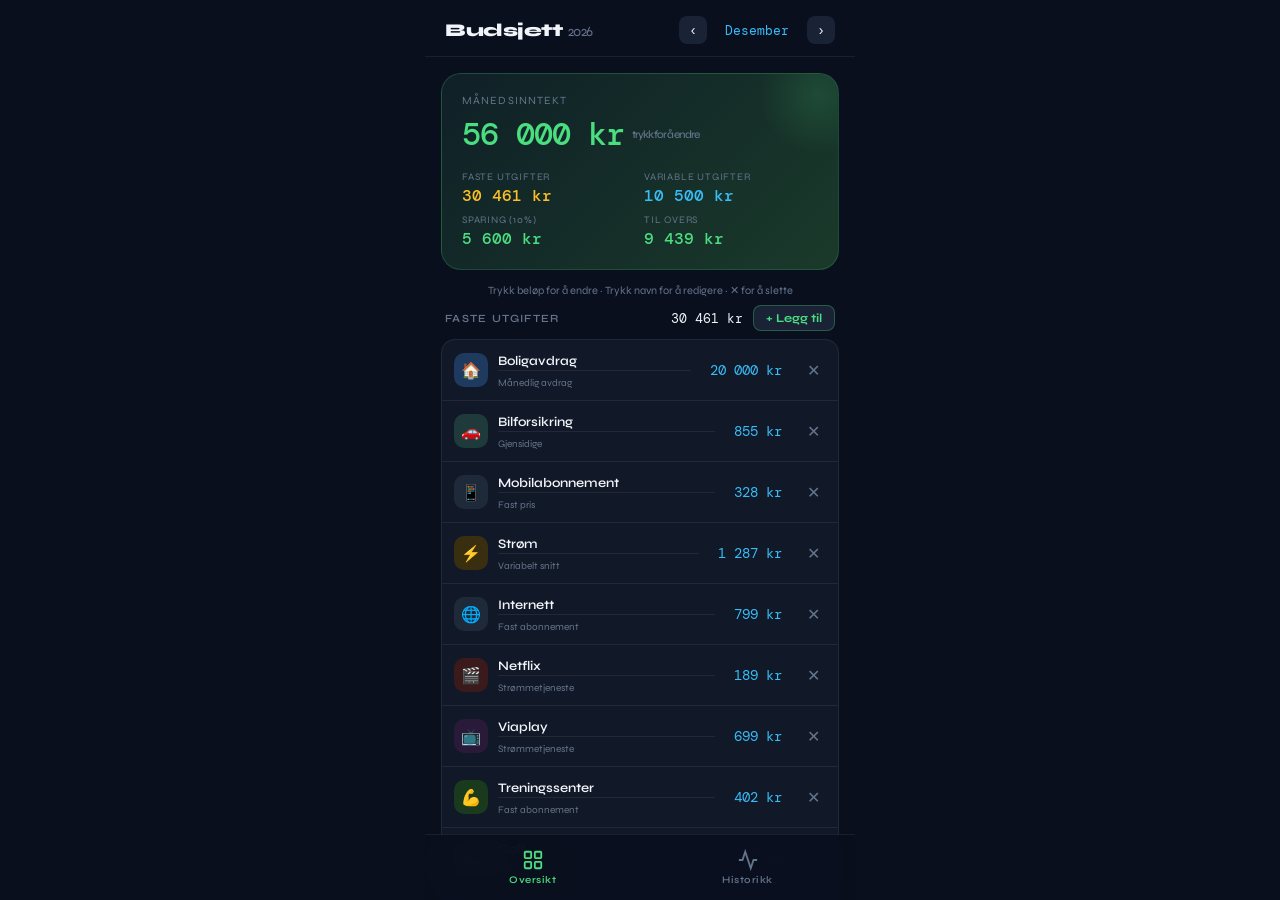
<file: budsjett_app (3).html>
<!DOCTYPE html>
<html lang="no">
<head>
<meta charset="UTF-8">
<meta name="viewport" content="width=device-width, initial-scale=1.0, maximum-scale=1.0">
<meta name="apple-mobile-web-app-capable" content="yes">
<meta name="apple-mobile-web-app-status-bar-style" content="black-translucent">
<meta name="theme-color" content="#0a0f1e">
<title>Budsjett</title>
<link href="https://fonts.googleapis.com/css2?family=DM+Mono:wght@400;500&family=Syne:wght@400;600;700;800&display=swap" rel="stylesheet">
<style>
*,*::before,*::after{box-sizing:border-box;margin:0;padding:0}
:root{
  --bg:#0a0f1e;--surface:#111827;--surface2:#1a2236;
  --border:rgba(255,255,255,0.07);--accent:#4ade80;--accent2:#38bdf8;
  --danger:#f87171;--warn:#fbbf24;--text:#f1f5f9;--muted:#64748b;
  --mono:'DM Mono',monospace;--sans:'Syne',sans-serif;
}
html,body{height:100%;background:var(--bg);color:var(--text);font-family:var(--sans);overflow:hidden;-webkit-overflow-scrolling:touch}
.app{height:100dvh;display:flex;flex-direction:column;max-width:430px;margin:0 auto}
.topbar{padding:16px 20px 12px;display:flex;align-items:center;justify-content:space-between;background:var(--bg);border-bottom:1px solid var(--border);flex-shrink:0}
.topbar h1{font-size:18px;font-weight:800;letter-spacing:-.5px}
.month-nav{display:flex;align-items:center;gap:10px}
.month-nav button{background:var(--surface2);border:none;color:var(--text);width:28px;height:28px;border-radius:8px;cursor:pointer;font-size:14px;display:flex;align-items:center;justify-content:center}
.month-label{font-family:var(--mono);font-size:13px;color:var(--accent2);min-width:80px;text-align:center}
.scroll{flex:1;overflow-y:auto;-webkit-overflow-scrolling:touch;padding:16px 16px 100px}
.scroll::-webkit-scrollbar{display:none}
.hero{background:linear-gradient(135deg,#0f2027,#1a3a2a);border:1px solid rgba(74,222,128,.2);border-radius:20px;padding:20px;margin-bottom:14px;position:relative;overflow:hidden}
.hero::before{content:'';position:absolute;top:-40px;right:-40px;width:120px;height:120px;background:radial-gradient(circle,rgba(74,222,128,.15) 0%,transparent 70%);pointer-events:none}
.hero .label{font-size:11px;color:var(--muted);letter-spacing:.1em;text-transform:uppercase;margin-bottom:6px}
.income-display{font-family:var(--mono);font-size:32px;font-weight:500;color:var(--accent);letter-spacing:-1px;cursor:pointer;display:flex;align-items:center;gap:8px}
.edit-hint{font-size:11px;color:var(--muted);font-family:var(--sans)}
.income-input-wrap{display:none;align-items:center}
.hero-input{font-family:var(--mono);font-size:28px;background:transparent;border:none;border-bottom:2px solid var(--accent);color:var(--accent);width:100%;outline:none;padding:2px 0}
.summary-grid{display:grid;grid-template-columns:1fr 1fr;gap:8px;margin-top:16px}
.s-label{font-size:10px;color:var(--muted);text-transform:uppercase;letter-spacing:.08em}
.s-val{font-family:var(--mono);font-size:16px;font-weight:500;margin-top:2px}
.s-val.green{color:var(--accent)}.s-val.red{color:var(--danger)}.s-val.blue{color:var(--accent2)}.s-val.warn{color:var(--warn)}
.section{margin-bottom:14px}
.section-header{display:flex;align-items:center;justify-content:space-between;padding:0 4px;margin-bottom:8px}
.section-title{font-size:11px;text-transform:uppercase;letter-spacing:.12em;color:var(--muted);font-weight:600}
.section-right{display:flex;align-items:center;gap:10px}
.section-total{font-family:var(--mono);font-size:13px;color:var(--text)}
.add-btn{background:var(--surface2);border:1px solid rgba(74,222,128,.3);color:var(--accent);border-radius:8px;padding:5px 12px;font-size:12px;font-family:var(--sans);font-weight:700;cursor:pointer;-webkit-tap-highlight-color:transparent}
.expense-card{background:var(--surface);border:1px solid var(--border);border-radius:14px;overflow:hidden;margin-bottom:2px}
.expense-row{display:flex;align-items:center;padding:10px 12px;gap:10px;border-bottom:1px solid var(--border)}
.expense-row:last-child{border-bottom:none}
.expense-icon{width:34px;height:34px;border-radius:10px;display:flex;align-items:center;justify-content:center;font-size:16px;flex-shrink:0}
.expense-info{flex:1;min-width:0}
.expense-name-input{font-size:13px;font-weight:600;background:transparent;border:none;border-bottom:1px solid var(--border);color:var(--text);outline:none;width:100%;font-family:var(--sans);padding:1px 0}
.expense-note-input{font-size:10px;color:var(--muted);background:transparent;border:none;outline:none;width:100%;font-family:var(--sans);margin-top:2px}
.expense-amount{font-family:var(--mono);font-size:14px;color:var(--accent2);cursor:pointer;flex-shrink:0;padding:4px 8px;border-radius:8px;border:1px solid transparent}
.expense-amount-input{font-family:var(--mono);font-size:14px;color:var(--accent);background:rgba(74,222,128,.08);border:1px solid var(--accent);border-radius:8px;padding:4px 8px;width:90px;outline:none;text-align:right;display:none}
.delete-btn{background:none;border:none;color:var(--muted);font-size:16px;cursor:pointer;padding:6px;flex-shrink:0;-webkit-tap-highlight-color:transparent}

/* BOTTOM SHEET - iOS safe */
.sheet-overlay{
  position:fixed;inset:0;background:rgba(0,0,0,0);
  z-index:200;pointer-events:none;
  transition:background 0.3s;
}
.sheet-overlay.open{background:rgba(0,0,0,.6);pointer-events:all}
.sheet{
  position:fixed;bottom:0;left:50%;transform:translate(-50%,100%);
  width:100%;max-width:430px;
  background:var(--surface);
  border-radius:20px 20px 0 0;
  padding:20px 20px max(24px,env(safe-area-inset-bottom));
  z-index:201;
  transition:transform 0.35s cubic-bezier(0.32,0.72,0,1);
}
.sheet.open{transform:translate(-50%,0)}
.sheet-handle{width:36px;height:4px;background:var(--border);border-radius:99px;margin:0 auto 18px}
.sheet h3{font-size:16px;font-weight:800;margin-bottom:16px}
.sheet-input{
  width:100%;background:var(--surface2);
  border:1px solid var(--border);border-radius:12px;
  color:var(--text);font-family:var(--sans);font-size:16px;
  padding:13px 14px;outline:none;margin-bottom:10px;
  -webkit-appearance:none;
}
.sheet-input:focus{border-color:var(--accent2)}
.sheet-btns{display:flex;gap:10px;margin-top:6px}
.sheet-btn{flex:1;padding:14px;border:none;border-radius:12px;font-family:var(--sans);font-size:15px;font-weight:800;cursor:pointer;-webkit-tap-highlight-color:transparent}
.sheet-btn.primary{background:var(--accent);color:#0a0f1e}
.sheet-btn.secondary{background:var(--surface2);color:var(--text)}

.history-card{background:var(--surface);border:1px solid var(--border);border-radius:14px;overflow:hidden}
.history-row{display:flex;align-items:center;justify-content:space-between;padding:12px 16px;border-bottom:1px solid var(--border)}
.history-row:last-child{border-bottom:none}
.history-month{font-size:13px;color:var(--text)}
.history-income{font-family:var(--mono);font-size:12px;color:var(--muted)}
.history-right{display:flex;align-items:center;gap:10px}
.history-left{font-family:var(--mono);font-size:13px;font-weight:500}
.history-del{background:none;border:none;color:var(--muted);font-size:18px;cursor:pointer;padding:4px;-webkit-tap-highlight-color:transparent}

.bottomnav{position:fixed;bottom:0;left:50%;transform:translateX(-50%);width:100%;max-width:430px;background:rgba(10,15,30,.95);backdrop-filter:blur(20px);-webkit-backdrop-filter:blur(20px);border-top:1px solid var(--border);display:flex;padding:8px 0 max(8px,env(safe-area-inset-bottom));z-index:100}
.nav-btn{flex:1;display:flex;flex-direction:column;align-items:center;gap:3px;padding:6px 0;background:none;border:none;cursor:pointer;color:var(--muted);-webkit-tap-highlight-color:transparent}
.nav-btn.active{color:var(--accent)}
.nav-btn svg{width:22px;height:22px}
.nav-btn span{font-size:10px;font-family:var(--sans);font-weight:600;letter-spacing:.05em}
.tab{display:none}.tab.active{display:block}
.save-btn{width:100%;padding:14px;background:var(--accent);color:#0a0f1e;border:none;border-radius:14px;font-family:var(--sans);font-size:15px;font-weight:800;cursor:pointer;margin-top:12px;-webkit-tap-highlight-color:transparent}
.hint{text-align:center;font-size:11px;color:var(--muted);margin-bottom:8px}
.empty-state{text-align:center;padding:30px 20px;color:var(--muted);font-size:14px}
</style>
</head>
<body>
<div class="app">
  <div class="topbar">
    <h1>Budsjett <span id="year-label" style="font-weight:400;color:var(--muted);font-size:14px"></span></h1>
    <div class="month-nav">
      <button onclick="changeMonth(-1)">&#8249;</button>
      <span class="month-label" id="month-label"></span>
      <button onclick="changeMonth(1)">&#8250;</button>
    </div>
  </div>

  <div class="scroll">
    <div class="tab active" id="tab-oversikt">
      <div class="hero">
        <div class="label">Månedsinntekt</div>
        <div class="income-display" id="income-display" onclick="startIncomeEdit()">
          <span id="income-val">56 000 kr</span>
          <span class="edit-hint">trykk for å endre</span>
        </div>
        <div class="income-input-wrap" id="income-input-wrap">
          <input class="hero-input" id="income-input" type="number" inputmode="numeric"
            onblur="commitIncomeEdit()" onkeydown="if(event.key==='Enter')commitIncomeEdit()">
        </div>
        <div class="summary-grid">
          <div><div class="s-label">Faste utgifter</div><div class="s-val warn" id="sum-fixed">–</div></div>
          <div><div class="s-label">Variable utgifter</div><div class="s-val blue" id="sum-var">–</div></div>
          <div><div class="s-label">Sparing (10%)</div><div class="s-val green" id="sum-save">–</div></div>
          <div><div class="s-label">Til overs</div><div class="s-val green" id="sum-left">–</div></div>
        </div>
      </div>

      <div class="hint">Trykk beløp for å endre · Trykk navn for å redigere · ✕ for å slette</div>

      <div class="section">
        <div class="section-header">
          <span class="section-title">Faste utgifter</span>
          <div class="section-right">
            <span class="section-total" id="fixed-total"></span>
            <button class="add-btn" onclick="openSheet('fixed')">+ Legg til</button>
          </div>
        </div>
        <div class="expense-card" id="fixed-list"></div>
      </div>

      <div class="section">
        <div class="section-header">
          <span class="section-title">Variable utgifter</span>
          <div class="section-right">
            <span class="section-total" id="var-total"></span>
            <button class="add-btn" onclick="openSheet('variable')">+ Legg til</button>
          </div>
        </div>
        <div class="expense-card" id="var-list"></div>
      </div>

      <button class="save-btn" onclick="saveMonth()">Lagre denne måneden</button>
    </div>

    <div class="tab" id="tab-historikk">
      <div class="section">
        <div class="section-header"><span class="section-title">Tidligere måneder</span></div>
        <div id="history-content"></div>
      </div>
    </div>
  </div>

  <nav class="bottomnav">
    <button class="nav-btn active" id="nav-oversikt" onclick="showTab('oversikt')">
      <svg fill="none" stroke="currentColor" stroke-width="2" viewBox="0 0 24 24"><rect x="3" y="3" width="7" height="7" rx="1"/><rect x="14" y="3" width="7" height="7" rx="1"/><rect x="3" y="14" width="7" height="7" rx="1"/><rect x="14" y="14" width="7" height="7" rx="1"/></svg>
      <span>Oversikt</span>
    </button>
    <button class="nav-btn" id="nav-historikk" onclick="showTab('historikk')">
      <svg fill="none" stroke="currentColor" stroke-width="2" viewBox="0 0 24 24"><polyline points="22 12 18 12 15 21 9 3 6 12 2 12"/></svg>
      <span>Historikk</span>
    </button>
  </nav>
</div>

<!-- BOTTOM SHEET -->
<div class="sheet-overlay" id="sheet-overlay" onclick="closeSheet()"></div>
<div class="sheet" id="sheet">
  <div class="sheet-handle"></div>
  <h3 id="sheet-title">Legg til utgift</h3>
  <input class="sheet-input" id="sheet-name" type="text" placeholder="Navn (f.eks. Spotify)" autocomplete="off">
  <input class="sheet-input" id="sheet-note" type="text" placeholder="Notat (valgfritt)" autocomplete="off">
  <input class="sheet-input" id="sheet-amount" type="number" inputmode="numeric" placeholder="Beløp i kr">
  <div class="sheet-btns">
    <button class="sheet-btn secondary" onclick="closeSheet()">Avbryt</button>
    <button class="sheet-btn primary" onclick="commitAdd()">Legg til</button>
  </div>
</div>

<script>
const MONTHS=['Januar','Februar','Mars','April','Mai','Juni','Juli','August','September','Oktober','November','Desember'];
const SAVINGS_PCT=0.10;
const ICONS=['🏠','🚗','📱','⚡','🌐','🎬','📺','💪','⛳','🔋','🛒','🎯','🍽️','👟','🎲','💊','✈️','🐾','🎓','💈'];
const COLORS=['#1e3a5f','#1e3a3a','#1e2a3a','#3a2e10','#2a1e10','#3a1a1a','#2a1a3a','#1a3a1e','#2a2a2a','#1a2e3a'];

const DEFAULT_FIXED=[
  {id:'bolig',name:'Boligavdrag',amount:20000,note:'Månedlig avdrag',icon:'🏠',color:'#1e3a5f'},
  {id:'bil',name:'Bilforsikring',amount:855,note:'Gjensidige',icon:'🚗',color:'#1e3a3a'},
  {id:'mobil',name:'Mobilabonnement',amount:328,note:'Fast pris',icon:'📱',color:'#1e2a3a'},
  {id:'strom',name:'Strøm',amount:1287,note:'Variabelt snitt',icon:'⚡',color:'#3a2e10'},
  {id:'inet',name:'Internett',amount:799,note:'Fast abonnement',icon:'🌐',color:'#1e2a3a'},
  {id:'netflix',name:'Netflix',amount:189,note:'Strømmetjeneste',icon:'🎬',color:'#3a1a1a'},
  {id:'viaplay',name:'Viaplay',amount:699,note:'Strømmetjeneste',icon:'📺',color:'#2a1a3a'},
  {id:'gym',name:'Treningssenter',amount:402,note:'Fast abonnement',icon:'💪',color:'#1a3a1e'},
  {id:'golf',name:'Golf',amount:402,note:'Fast abonnement',icon:'⛳',color:'#1a3a1e'},
  {id:'leasing',name:'Elbil leasing',amount:5500,note:'Valgt modell',icon:'🔋',color:'#1a2e3a'},
];
const DEFAULT_VAR=[
  {id:'mat',name:'Mat og dagligvarer',amount:5200,note:'67% av mnd hjemme',icon:'🛒',color:'#2a1e10'},
  {id:'lading',name:'Lading elbil',amount:300,note:'Lav vs. bensin',icon:'⚡',color:'#3a2e10'},
  {id:'klar',name:'Klær og sko',amount:1000,note:'Månedlig snitt',icon:'👟',color:'#2a1a3a'},
  {id:'rest',name:'Restauranter / kafe',amount:1500,note:'Inkl. lunsj ute',icon:'🍽️',color:'#3a1a1a'},
  {id:'fritid',name:'Fritid og hobby',amount:1500,note:'Underholdning',icon:'🎯',color:'#1a3a1e'},
  {id:'div',name:'Diverse / uforutsett',amount:1000,note:'Buffer',icon:'🎲',color:'#2a2a2a'},
];

let currentYear=new Date().getFullYear();
let currentMonth=new Date().getMonth();
let addingTo=null;

function ls(key,def){try{const v=localStorage.getItem(key);return v!==null?JSON.parse(v):def}catch(e){return def}}
function lss(key,val){try{localStorage.setItem(key,JSON.stringify(val))}catch(e){}}

function getItems(type){return ls('items_'+type,JSON.parse(JSON.stringify(type==='fixed'?DEFAULT_FIXED:DEFAULT_VAR)))}
function setItems(type,items){lss('items_'+type,items)}
function getIncome(y,m){return ls('bud_'+y+'_'+m,{}).income||56000}
function getMonthData(y,m){return ls('bud_'+y+'_'+m,{})}
function setMonthData(y,m,d){lss('bud_'+y+'_'+m,d)}
function fmt(n){return Math.round(n).toLocaleString('nb-NO')+' kr'}
function uid(){return Date.now().toString(36)+Math.random().toString(36).slice(2,5)}

function updateSummary(){
  const income=getIncome(currentYear,currentMonth);
  document.getElementById('income-val').textContent=fmt(income);
  const ft=getItems('fixed').reduce((s,x)=>s+x.amount,0);
  const vt=getItems('variable').reduce((s,x)=>s+x.amount,0);
  const sav=Math.round(income*SAVINGS_PCT);
  const left=income-ft-vt-sav;
  document.getElementById('sum-fixed').textContent=fmt(ft);
  document.getElementById('sum-var').textContent=fmt(vt);
  document.getElementById('sum-save').textContent=fmt(sav);
  document.getElementById('fixed-total').textContent=fmt(ft);
  document.getElementById('var-total').textContent=fmt(vt);
  const el=document.getElementById('sum-left');
  el.textContent=fmt(left);
  el.className='s-val '+(left>=0?'green':'red');
}

function renderList(containerId,type){
  const items=getItems(type);
  const el=document.getElementById(containerId);
  if(!items.length){el.innerHTML='<div class="empty-state">Ingen kategorier ennå</div>';return}
  el.innerHTML=items.map((item,i)=>`
    <div class="expense-row">
      <div class="expense-icon" style="background:${item.color}">${item.icon}</div>
      <div class="expense-info">
        <input class="expense-name-input" value="${item.name}"
          onchange="updateField('${type}',${i},'name',this.value)">
        <input class="expense-note-input" value="${item.note||''}" placeholder="Notat..."
          onchange="updateField('${type}',${i},'note',this.value)">
      </div>
      <input class="expense-amount-input" id="ainp_${type}_${i}" type="number" inputmode="numeric" value="${item.amount}"
        onblur="commitAmt('${type}',${i})" onkeydown="if(event.key==='Enter')this.blur()">
      <span class="expense-amount" id="amt_${type}_${i}" onclick="startAmt('${type}',${i})">${fmt(item.amount)}</span>
      <button class="delete-btn" onclick="deleteItem('${type}',${i})">✕</button>
    </div>`).join('');
}

function updateField(type,i,field,val){
  const items=getItems(type);
  if(items[i])items[i][field]=val;
  setItems(type,items);
  updateSummary();
}

function startAmt(type,i){
  document.getElementById('amt_'+type+'_'+i).style.display='none';
  const inp=document.getElementById('ainp_'+type+'_'+i);
  inp.style.display='block';inp.focus();inp.select();
}
function commitAmt(type,i){
  const inp=document.getElementById('ainp_'+type+'_'+i);
  const span=document.getElementById('amt_'+type+'_'+i);
  if(!inp||!span)return;
  const val=parseInt(inp.value)||0;
  const items=getItems(type);
  if(items[i])items[i].amount=val;
  setItems(type,items);
  span.textContent=fmt(val);
  inp.style.display='none';span.style.display='block';
  updateSummary();
}

function deleteItem(type,i){
  if(!confirm('Slette denne kategorien?'))return;
  const items=getItems(type);
  items.splice(i,1);
  setItems(type,items);
  renderList(type==='fixed'?'fixed-list':'var-list',type);
  updateSummary();
}

function openSheet(type){
  addingTo=type;
  document.getElementById('sheet-title').textContent=type==='fixed'?'Legg til fast utgift':'Legg til variabel utgift';
  document.getElementById('sheet-name').value='';
  document.getElementById('sheet-note').value='';
  document.getElementById('sheet-amount').value='';
  document.getElementById('sheet-overlay').classList.add('open');
  document.getElementById('sheet').classList.add('open');
  setTimeout(()=>document.getElementById('sheet-name').focus(),400);
}
function closeSheet(){
  document.getElementById('sheet-overlay').classList.remove('open');
  document.getElementById('sheet').classList.remove('open');
  addingTo=null;
}
function commitAdd(){
  const name=document.getElementById('sheet-name').value.trim();
  const note=document.getElementById('sheet-note').value.trim();
  const amount=parseInt(document.getElementById('sheet-amount').value)||0;
  if(!name)return;
  const items=getItems(addingTo);
  items.push({id:uid(),name,note,amount,icon:ICONS[Math.floor(Math.random()*ICONS.length)],color:COLORS[Math.floor(Math.random()*COLORS.length)]});
  setItems(addingTo,items);
  closeSheet();
  renderList(addingTo==='fixed'?'fixed-list':'var-list',addingTo);
  updateSummary();
}

function startIncomeEdit(){
  document.getElementById('income-display').style.display='none';
  document.getElementById('income-input-wrap').style.display='flex';
  const inp=document.getElementById('income-input');
  inp.value=getIncome(currentYear,currentMonth);
  inp.focus();inp.select();
}
function commitIncomeEdit(){
  const val=parseInt(document.getElementById('income-input').value)||56000;
  const d=getMonthData(currentYear,currentMonth);
  d.income=val;setMonthData(currentYear,currentMonth,d);
  document.getElementById('income-display').style.display='flex';
  document.getElementById('income-input-wrap').style.display='none';
  updateDisplay();
}

function saveMonth(){
  const income=getIncome(currentYear,currentMonth);
  const ft=getItems('fixed').reduce((s,x)=>s+x.amount,0);
  const vt=getItems('variable').reduce((s,x)=>s+x.amount,0);
  const sav=Math.round(income*SAVINGS_PCT);
  const left=income-ft-vt-sav;
  setMonthData(currentYear,currentMonth,{income,ft,vt,sav,left,saved:true});
  const btn=document.querySelector('.save-btn');
  btn.textContent='✓ Lagret!';btn.style.background='#22c55e';
  setTimeout(()=>{btn.textContent='Lagre denne måneden';btn.style.background='var(--accent)'},1800);
}

function changeMonth(dir){
  currentMonth+=dir;
  if(currentMonth>11){currentMonth=0;currentYear++}
  if(currentMonth<0){currentMonth=11;currentYear--}
  updateDisplay();
}

function updateDisplay(){
  document.getElementById('month-label').textContent=MONTHS[currentMonth];
  document.getElementById('year-label').textContent=currentYear;
  renderList('fixed-list','fixed');
  renderList('var-list','variable');
  updateSummary();
}

function showTab(name){
  document.querySelectorAll('.tab').forEach(t=>t.classList.remove('active'));
  document.querySelectorAll('.nav-btn').forEach(b=>b.classList.remove('active'));
  document.getElementById('tab-'+name).classList.add('active');
  document.getElementById('nav-'+name).classList.add('active');
  if(name==='historikk')renderHistory();
}

function renderHistory(){
  const el=document.getElementById('history-content');
  const entries=[];
  for(let i=0;i<localStorage.length;i++){
    const key=localStorage.key(i);
    if(key&&key.startsWith('bud_')&&!key.startsWith('bud_amounts')){
      try{
        const d=JSON.parse(localStorage.getItem(key));
        if(d&&d.saved){
          const p=key.split('_');
          if(p.length===3)entries.push({key,year:parseInt(p[1]),month:parseInt(p[2]),...d});
        }
      }catch(e){}
    }
  }
  entries.sort((a,b)=>b.year-a.year||b.month-a.month);
  if(!entries.length){
    el.innerHTML='<div class="empty-state">Ingen lagrede måneder ennå.<br>Lagre en måned fra Oversikt-fanen.</div>';
    return;
  }
  el.innerHTML='<div class="history-card">'+entries.map(e=>{
    const color=e.left>=0?'var(--accent)':'var(--danger)';
    return `<div class="history-row">
      <div>
        <div class="history-month">${MONTHS[e.month]} ${e.year}</div>
        <div class="history-income">Inntekt: ${fmt(e.income)}</div>
      </div>
      <div class="history-right">
        <div class="history-left" style="color:${color}">${e.left>=0?'+':''}${fmt(e.left)}</div>
        <button class="history-del" onclick="deleteHistory('${e.key}')">🗑</button>
      </div>
    </div>`;
  }).join('')+'</div>';
}

function deleteHistory(key){
  if(confirm('Slette denne måneden fra historikken?')){
    localStorage.removeItem(key);renderHistory();
  }
}

updateDisplay();
</script>
</body>
</html>
</file>
